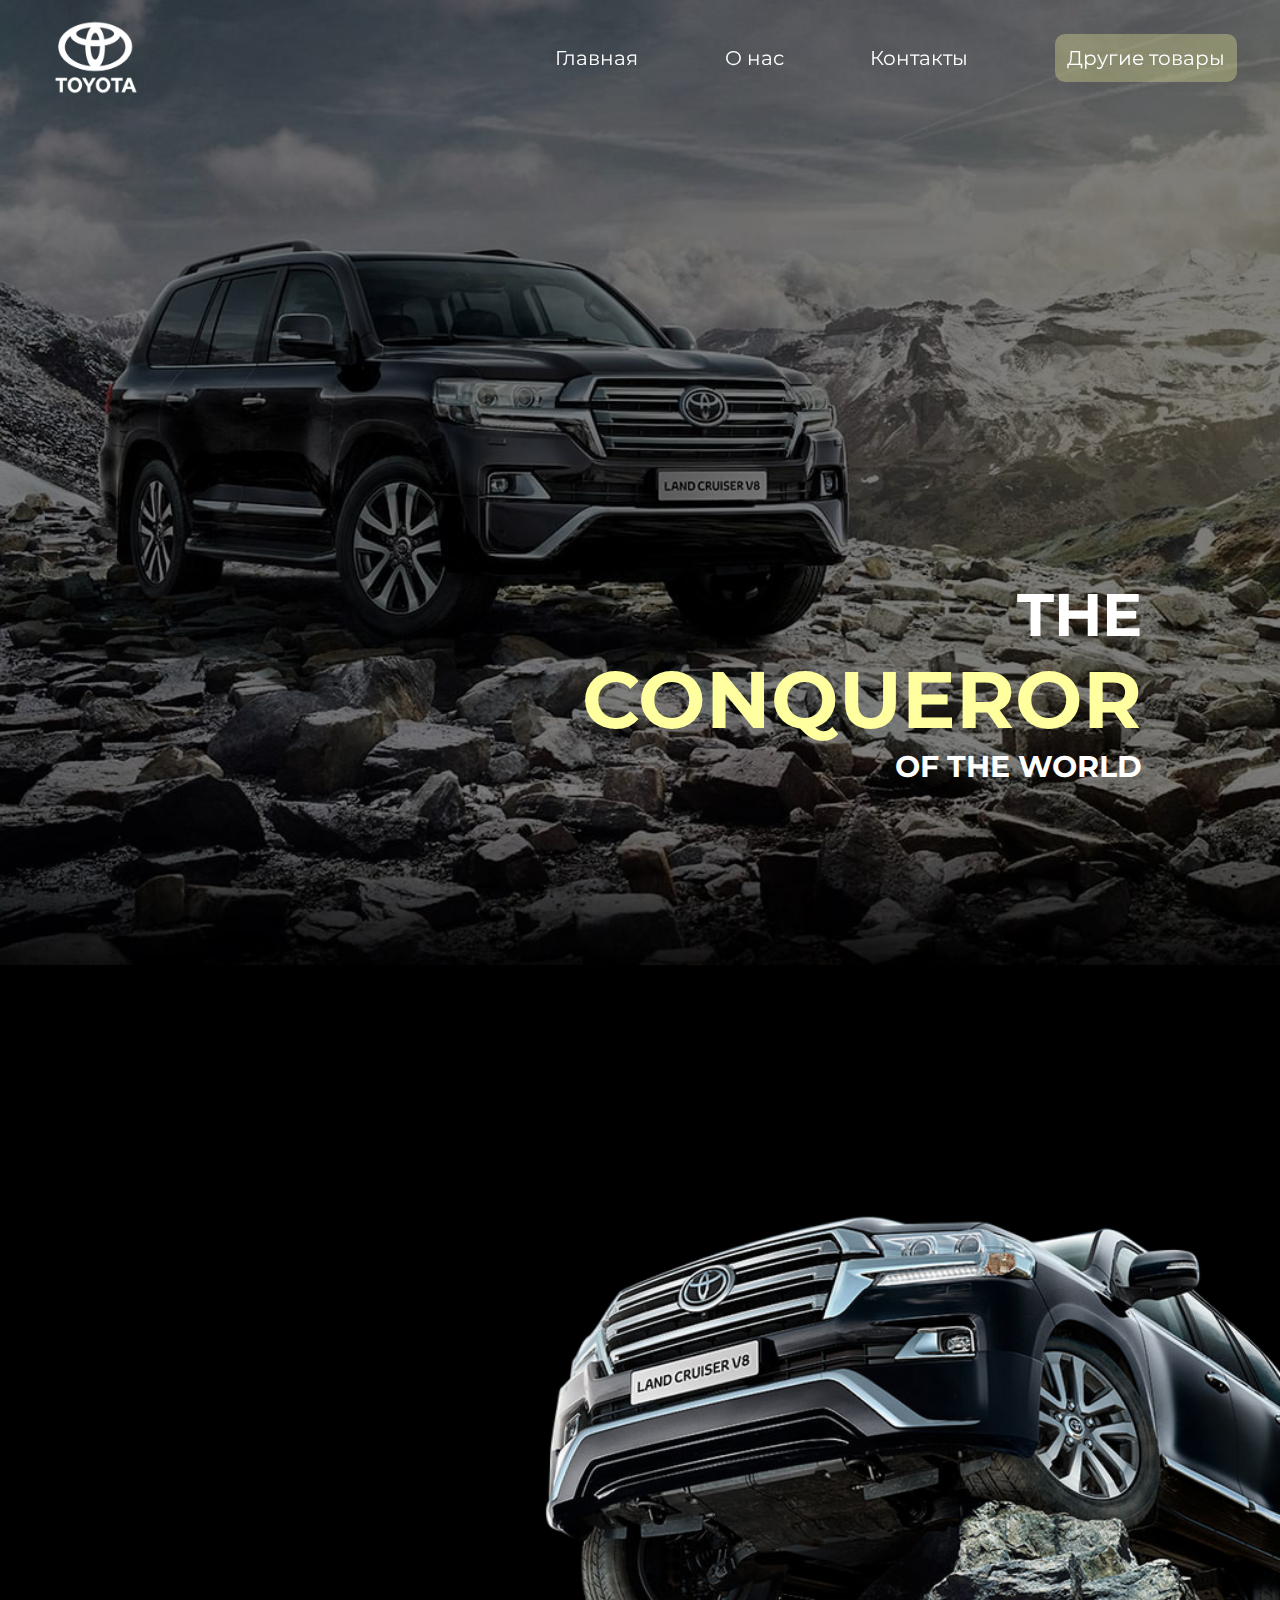
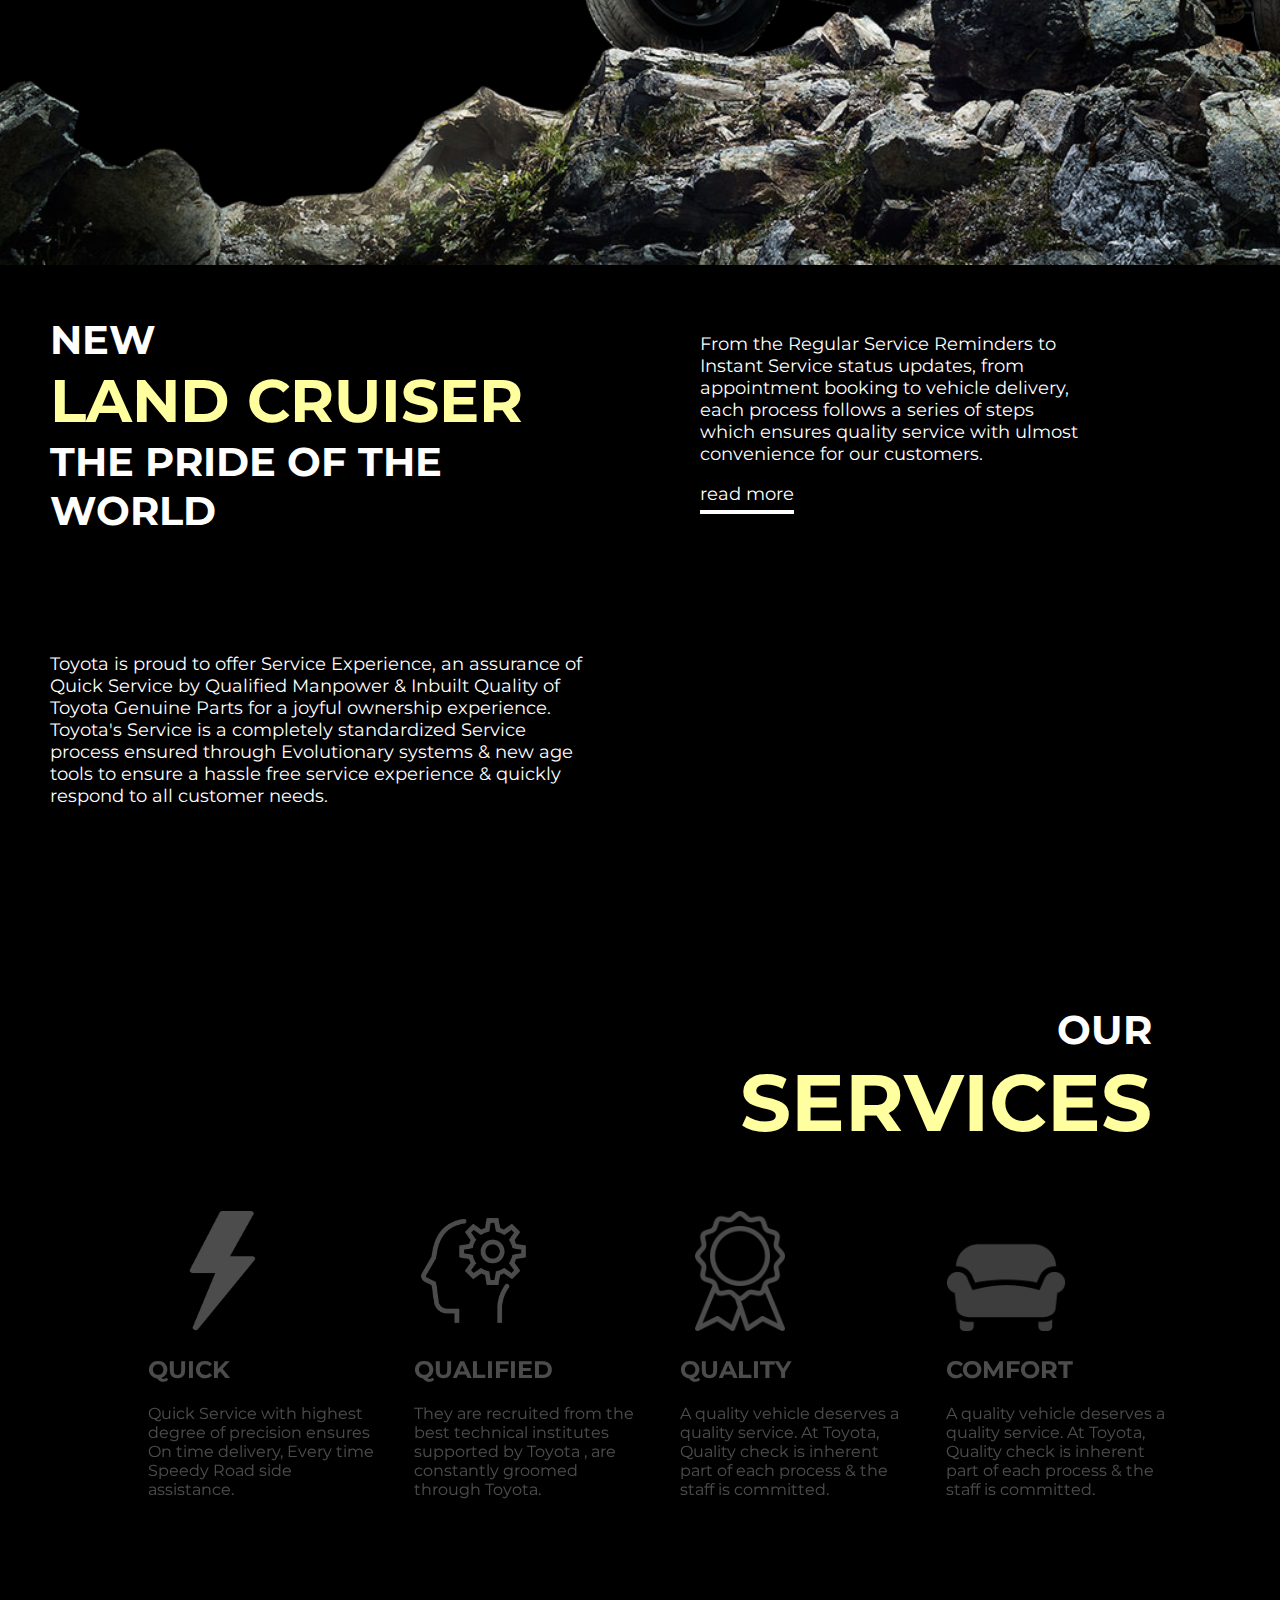
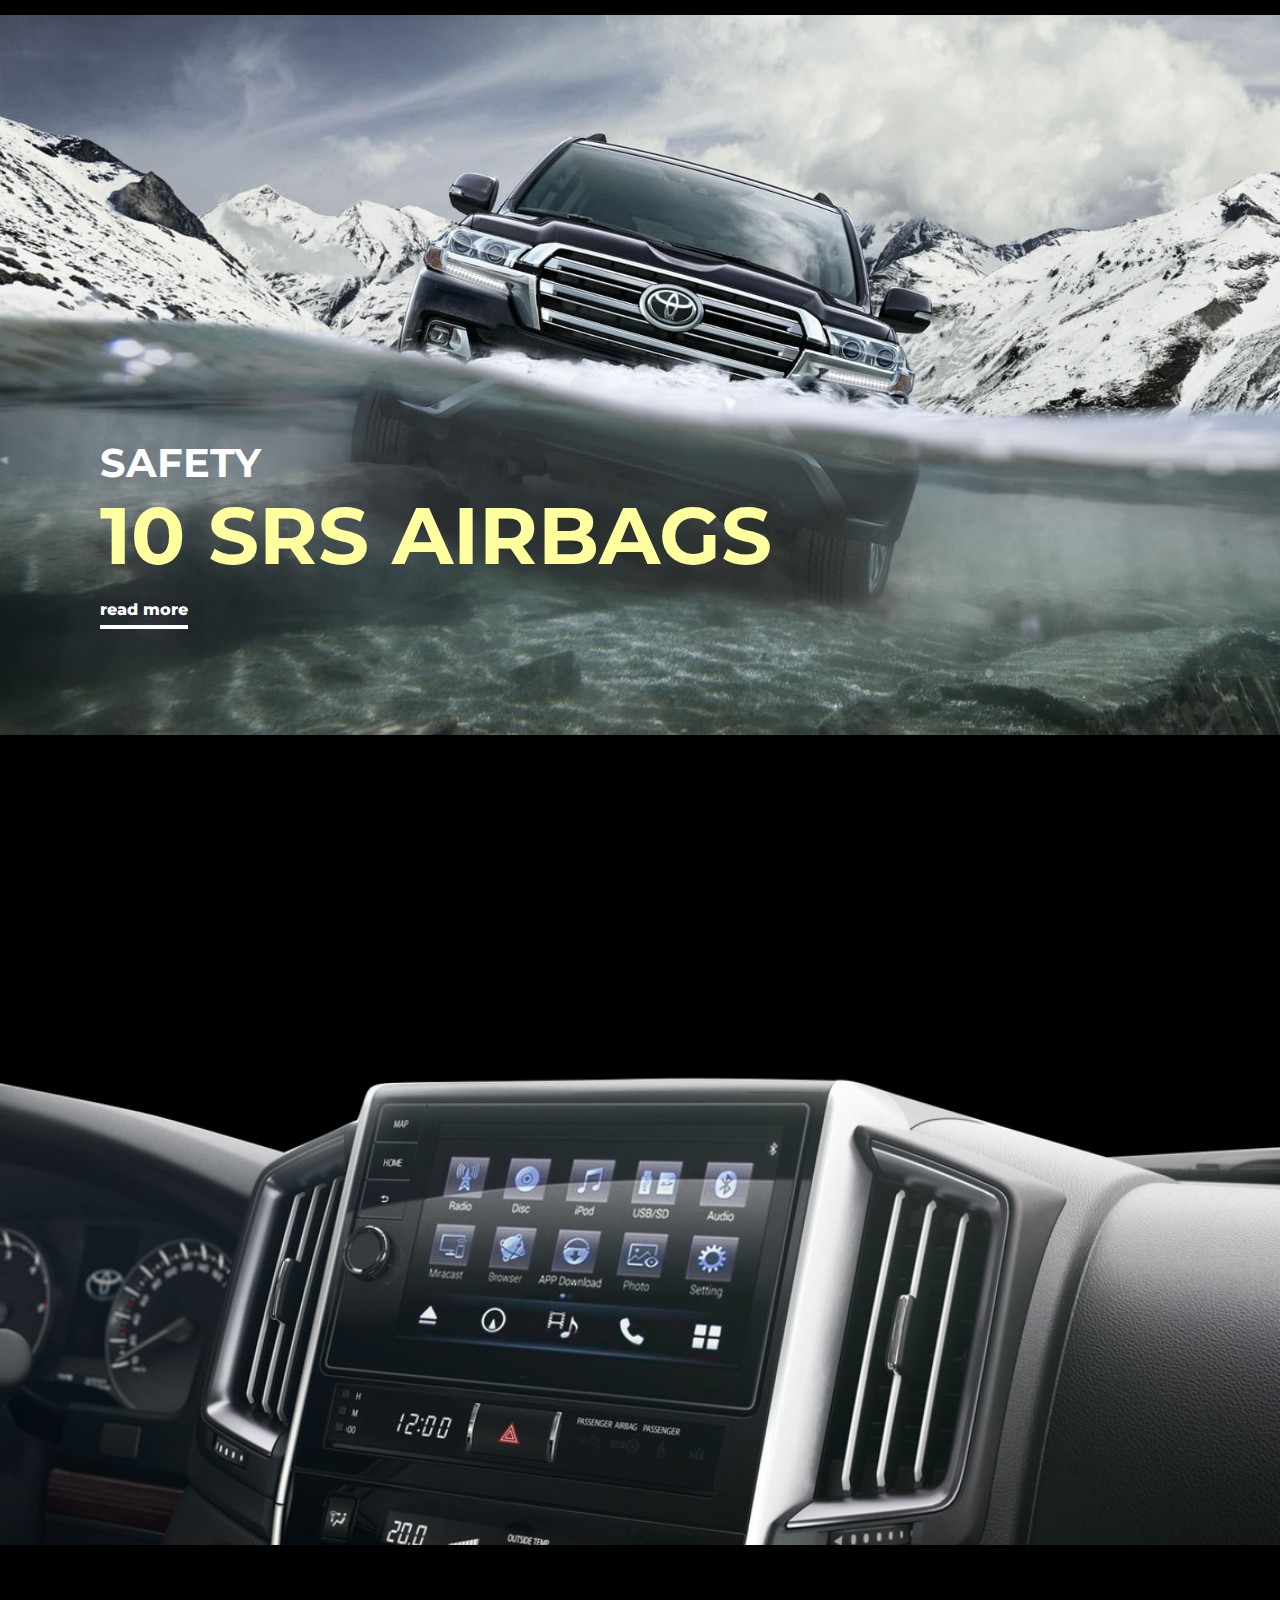
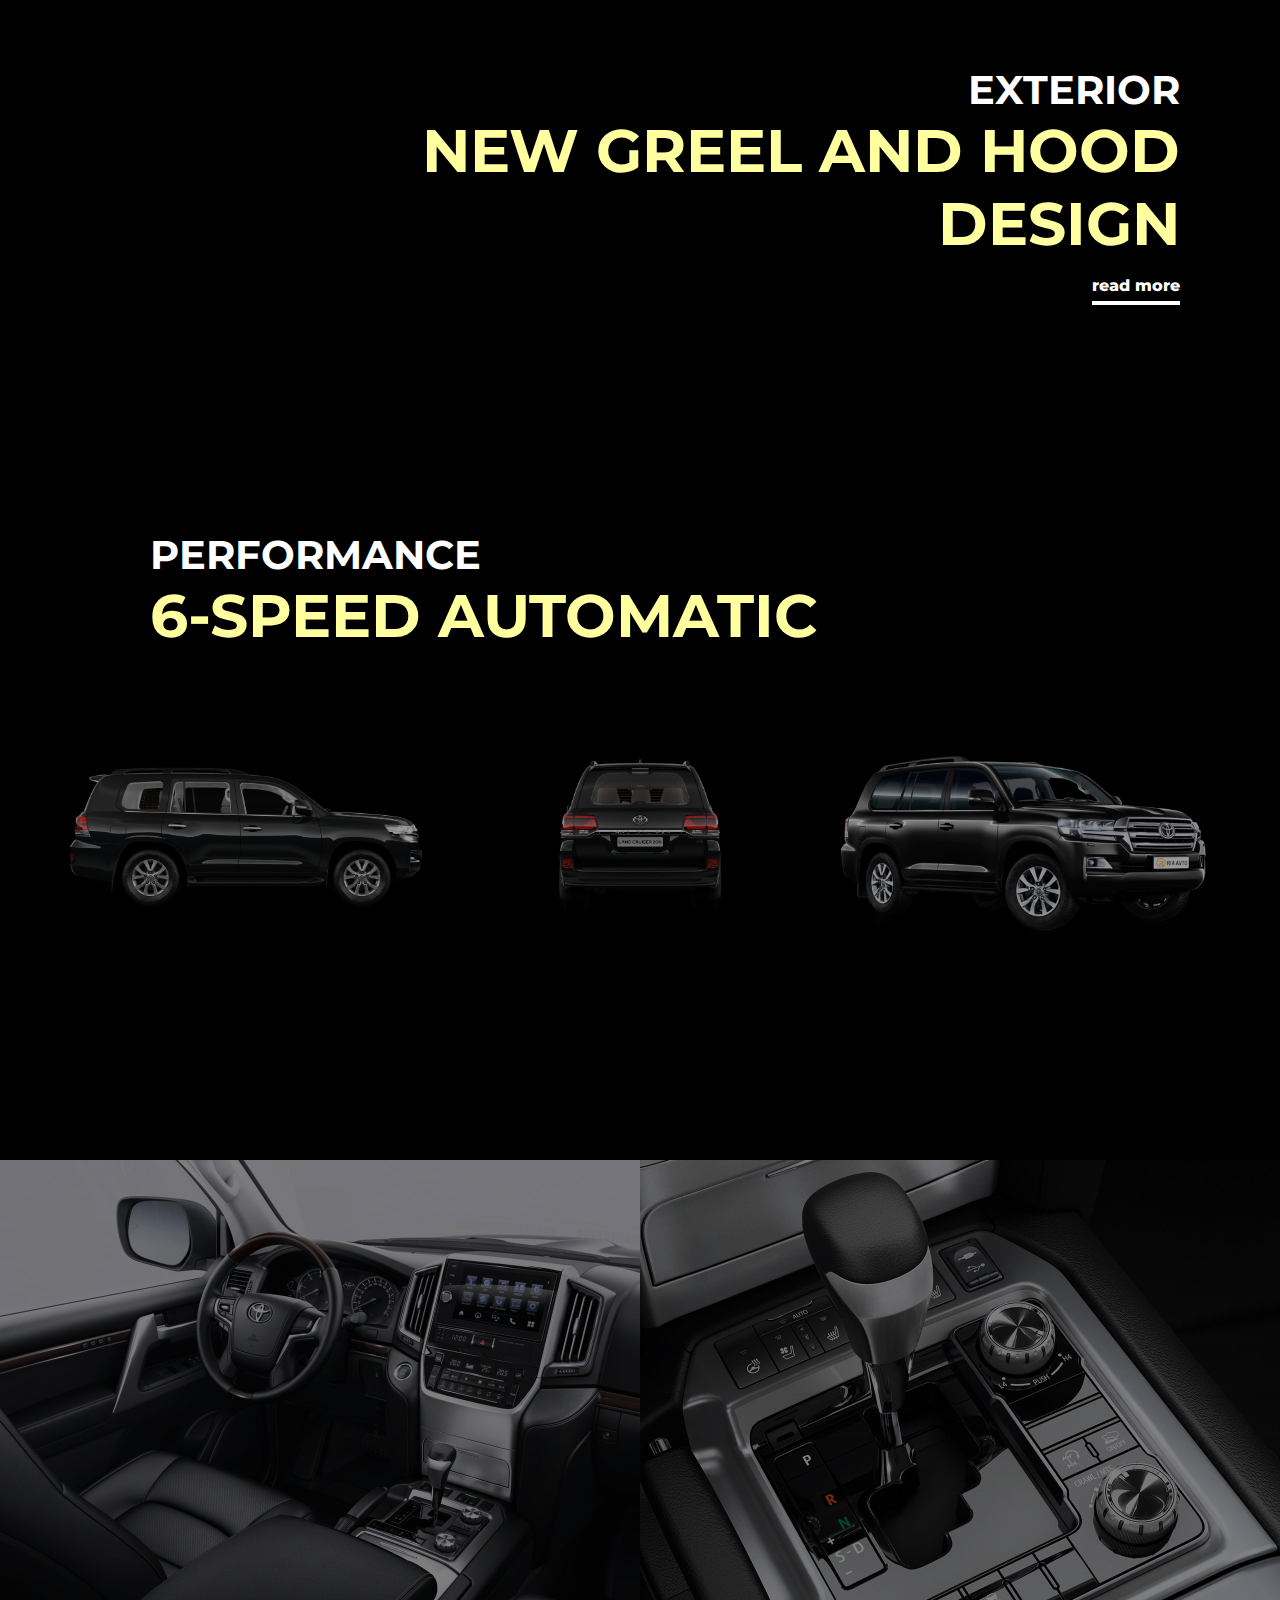
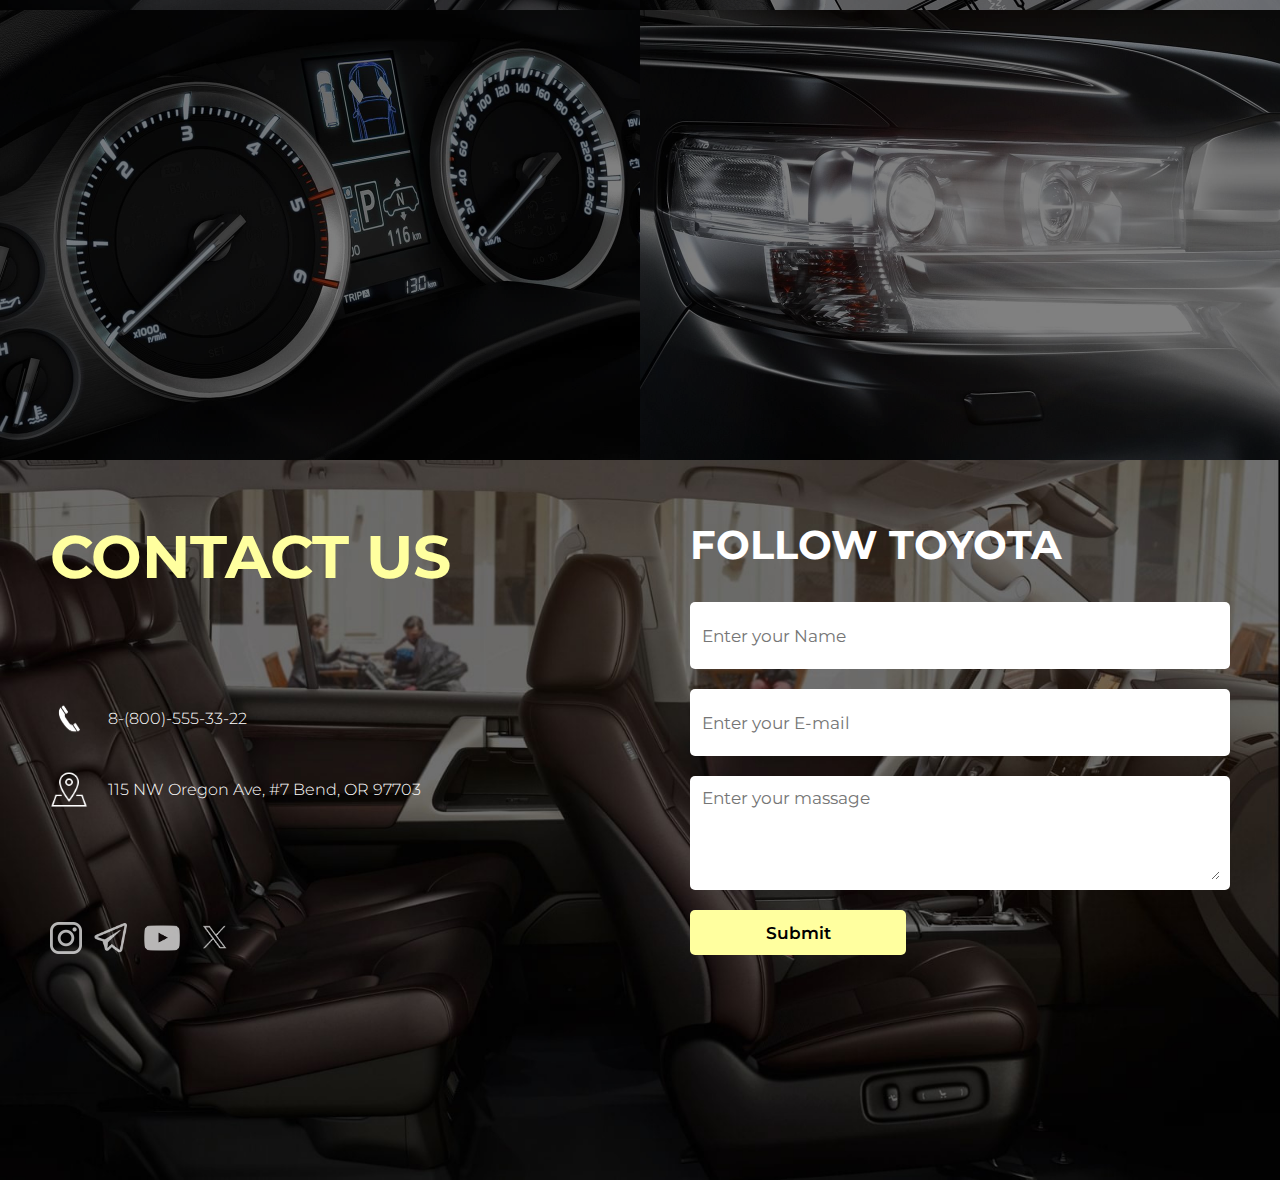
<file: index.html>
<!DOCTYPE html>
<html lang="en">
<head>
    <meta charset="UTF-8">
    <meta name="viewport" content="width=device-width, initial-scale=1.0">
    <link rel="stylesheet" href="css/style.css">
    <link rel="stylesheet" href="css/netbook.css">
    <link rel="stylesheet" href="css/1024.css">
    <link rel="stylesheet" href="css/768.css">
    <title>Курсовая</title>
</head>
<body>
    <header>
        <nav class="menu">
            <a  class="menu__logo-link" href=""><img class="menu__logo" src="img/toyota-logo.png" alt=""></a>
            <ul class="navigation">
                <li class="navigation__item">
                    <a href="#main" class="navigation__item-link"><p class="navigation__item-name">Главная</p></a>
                </li>
                <li class="navigation__item">
                    <a href="#service" class="navigation__item-link"><p class="navigation__item-name">О нас</p></a>
                </li>
                <li class="navigation__item">
                    <a href="contacts.html" class="navigation__item-link"><p class="navigation__item-name">Контакты</p></a>
                </li>
                <li class="navigation__item products">
                    <a href="products.html" class="navigation__item-link products__link"><p class="navigation__item-name">Другие товары</p></a>
                </li>
            </ul>
        </nav>
    </header>
    <main>
        <a href="#main"><div class="back-button hidden" id="back-button"><img class="back-button__img" src="img/up-arrow.png" alt=""></div></a>
        <section class="conqueror" id="main">
            <div class="conqueror-block">
                <div class="conqueror__line">
                    <!-- <hr class="conqueror__line-hr"> -->
                    <h2 class="conqueror__line-text">THE</h2>
                </div>
                <h2 class="conqueror__text1">CONQUEROR</h2>
                <h2 class="conqueror__text2">OF THE WORLD</h2>
            </div>
        </section>
        <section class="empty-rock">

        </section>
        <section class="info">
            <div class="info__headline">
                <div class="info__headline-line">
                    <h2 class="info__headline-line-text">NEW</h2>
                    <!-- <hr class="info__headline-line-hr"> -->
                </div>
                <h2 class="info__headline-text1">LAND CRUISER</h2>
                <h2 class="info__headline-text2">THE PRIDE OF THE WORLD</h2>
            </div>
            <div class="info__first">
                <p class="info__first-text">From the Regular Service Reminders to Instant Service status updates, from appointment booking to vehicle delivery, each process follows a series of steps which ensures quality service with ulmost convenience for our customers.</p>
                <a href="https://www.toyota.ru/owners/service/maintenance" class="info__first-link"><p class="info__first-link-text">read more</p></a>
            </div>
            <div class="info__second">
                <p class="info__second-text">Toyota is proud to offer Service Experience, an assurance of Quick Service by Qualified Manpower & Inbuilt Quality of Toyota Genuine Parts for a joyful ownership experience. Toyota's Service is a completely standardized Service process ensured through Evolutionary systems & new age tools to ensure a hassle free service experience & quickly respond to all customer needs.</p>
            </div>
        </section>
        <section class="services" id="service">
            <div class="services__headline">
                <div class="services__headline-line">
                    <!-- <hr class="services__headline-line-hr"> -->
                    <h2 class="services__headline-line-text">OUR</h2>
                </div>
                <h2 class="services__headline-text1">SERVICES</h2>
            </div>
            <ul class="advantages">
                <li class="advantages__item">
                    <img class="advantages__item-img quick" src="img/lightning.png" alt="">
                    <h2 class="advantages__item-headline">QUICK</h2>
                    <p class="advantages__item-text">Quick Service with highest degree of precision ensures On time delivery, Every time Speedy Road side assistance.</p>
                </li>
                <li class="advantages__item">
                    <img class="advantages__item-img qualified" src="img/qualified.png" alt="">
                    <h2 class="advantages__item-headline">QUALIFIED</h2>
                    <p class="advantages__item-text">They are recruited from the best technical institutes supported by Toyota , are constantly groomed through Toyota.</p>
                </li>
                <li class="advantages__item">
                    <img class="advantages__item-img quality" src="img/quality.png" alt="">
                    <h2 class="advantages__item-headline">QUALITY</h2>
                    <p class="advantages__item-text">A quality vehicle deserves a quality service. At Toyota, Quality check is inherent part of each process & the staff is committed.</p>
                </li>
                <li class="advantages__item">
                    <img class="advantages__item-img comfort" src="img/comfort.png" alt="">
                    <h2 class="advantages__item-headline">COMFORT</h2>
                    <p class="advantages__item-text">A quality vehicle deserves a quality service. At Toyota, Quality check is inherent part of each process & the staff is committed.</p>
                </li>
            </ul>
        </section>
        <section class="arctic">
            <div class="arctic__info">
                <div class="arctic__line">
                    <h2 class="arctic__line-headline">SAFETY</h2>
                    <!-- <hr class="arctic__line-hr"> -->
                </div>
                <h2 class="arctic__text1">10 SRS AIRBAGS</h2>
                <a href="https://toyotacamry.ru/doccamry/v40/repair2/html/contents/rm000000xfc011x.html#:~:text=%D0%A1%D0%B8%D1%81%D1%82%D0%B5%D0%BC%D0%B0%20SRS%20%D0%BE%D1%86%D0%B5%D0%BD%D0%B8%D0%B2%D0%B0%D0%B5%D1%82%20%D1%81%D0%B8%D0%BB%D1%83%20%D1%83%D0%B4%D0%B0%D1%80%D0%B0,%D0%B1%D0%B5%D0%B7%D0%BE%D0%BF%D0%B0%D1%81%D0%BD%D0%BE%D1%81%D1%82%D0%B8%20%D0%B8%20%D0%BF%D1%80%D0%B5%D0%B4%D0%BD%D0%B0%D1%82%D1%8F%D0%B6%D0%B8%D1%82%D0%B5%D0%BB%D1%8F%D0%BC%D0%B8%20%D1%80%D0%B5%D0%BC%D0%BD%D0%B5%D0%B9%20%D0%B1%D0%B5%D0%B7%D0%BE%D0%BF%D0%B0%D1%81%D0%BD%D0%BE%D1%81%D1%82%D0%B8." class="arctic__link"><p class="arctic__link-text">read more</p></a>
            </div>
        </section>
        <section class="panel">

        </section>
        <section class="grille">
            <div class="grille__info">
                <div class="grille__line">
                    <!-- <hr class="grille__line-hr"> -->
                    <h2 class="grille__line-headline">EXTERIOR</h2>
                </div>
                <h2 class="grille__text1">NEW GREEL AND HOOD DESIGN</h2>
                <a href="https://landcruiser200.ru/reshetka-radiatora-executive-lounge-dizayn-2021-toyota-land-cruiser-200-2016-2021/" class="grille__link"><p class="grille__link-text">read more</p></a>
            </div>
        </section>
        <section class="view">
            <div class="view__text">
                <div class="view__text-line">
                    <h2 class="view__text-line-headline">PERFORMANCE</h2>
                    <!-- <hr class="view__text-line-hr"> -->
                </div>
                <h2 class="view__text-text1">6-SPEED AUTOMATIC</h2>
            </div>
            <div class="view__photos">
                <img class="view__photos-img" src="img/view-right.png" alt="">
                <img class="view__photos-img" src="img/view-back.png" alt="">
                <img class="view__photos-img" src="img/view-profile.png" alt="">
            </div>
        </section>
        <section class="photos">
            <img class="photos-img" src="img/photo-1.jpg" alt="">
            <img class="photos-img"  src="img/photo-2.jpg" alt="">
            <img class="photos-img"  src="img/photo-3.jpg" alt="">
            <img class="photos-img"  src="img/photo-4.jpg" alt="">
        </section>
    </main>
    <footer>
        <div class="left-block">
            <h2 class="left-block__headline">CONTACT US</h2>
            <ul class="contacts" id="contacts">
                <li class="contacts__item">
                    <img class="contacts__item-img" src="img/phone.png" alt="">
                    <p class="contacts__item-phone">8-(800)-555-33-22</p>
                </li>
                <li class="contacts__item">
                    <img class="contacts__item-img" src="img/address.png" alt="">
                    <p class="contacts__item-address">115 NW Oregon Ave, #7 Bend, OR 97703</p>
                </li>
            </ul>
            <div class="social">
                <a href="https://www.instagram.com/toyotarussia/" class="social__link"><img class="social__img inst" src="img/inst.png" alt=""></a>
                <a href="https://t.me/s/toyotarussian?before=563" class="social__link"><img class="social__img telegram" src="img/telegram.png" alt=""></a>
                <a href="https://www.youtube.com/user/toyotarussia" class="social__link"><img class="social__img youtube" src="img/youtube.png" alt=""></a>
                <a href="https://twitter.com/toyotarus" class="social__link"><img class="social__img x" src="img/x.png" alt=""></a>
            </div>
        </div>
        <div class="right-block">
            <h2 class="right-block__headline">FOLLOW TOYOTA</h2>
            <form action="post" class="form-follow">
                <input class="form-follow__name" type="text" placeholder="Enter your Name">
                <input class="form-follow__email"  type="email" placeholder="Enter your E-mail">
                <textarea class="form-follow__text" name="" id="" placeholder="Enter your massage"></textarea>
                <button class="form-follow__button" type="submit">Submit</button>
            </form>
        </div>
    </footer>
    <script src="script.js"></script>
</body>
</html>
</file>
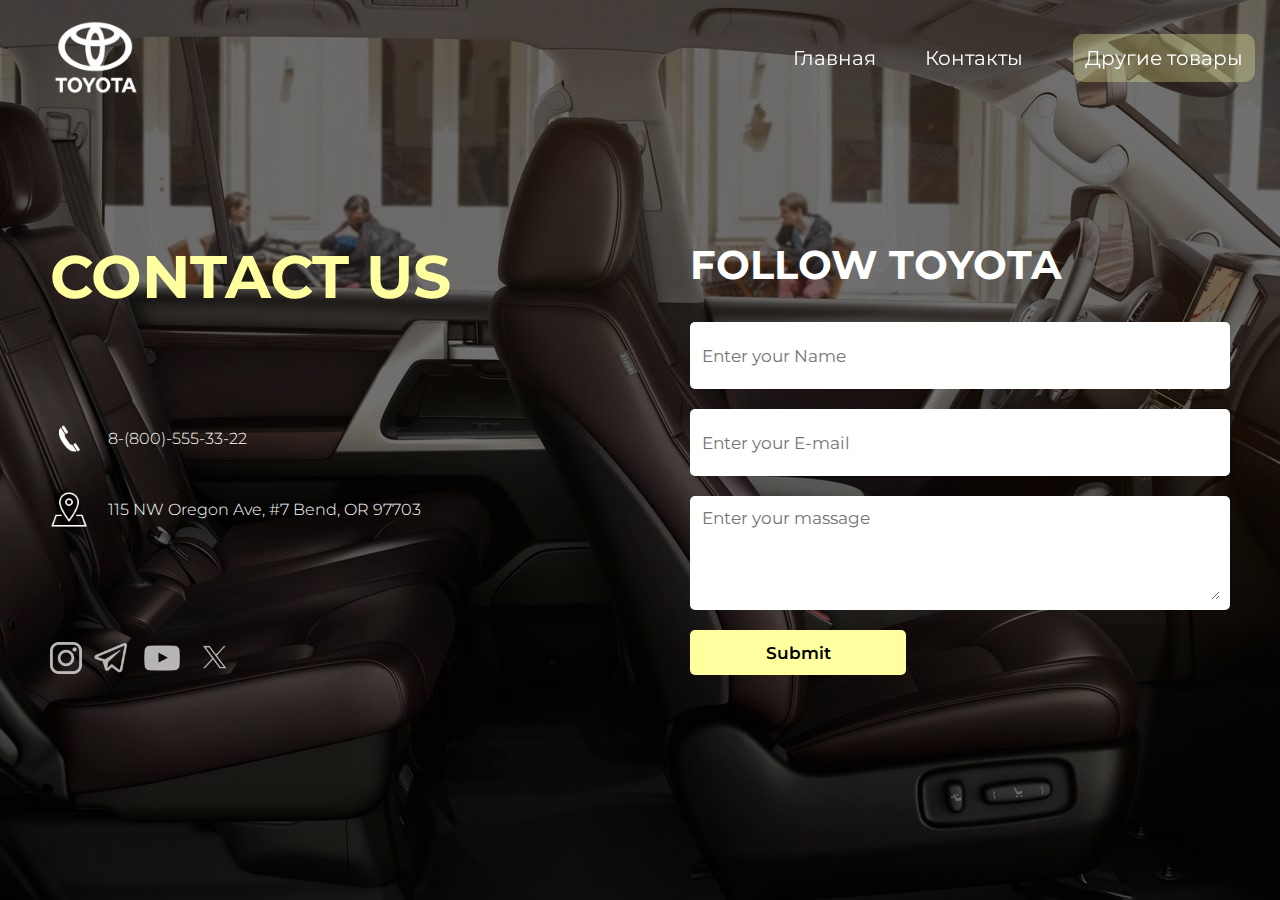
<file: contacts.html>
<!DOCTYPE html>
<html lang="en">
<head>
    <meta charset="UTF-8">
    <meta name="viewport" content="width=device-width, initial-scale=1.0">
    <link rel="stylesheet" href="css/contacts.css">
    <title>Контакты</title>
</head>
<body>
    <header>
        <nav class="menu">
            <a  class="menu__logo-link" href="index.html"><img class="menu__logo" src="img/toyota-logo.png" alt=""></a>
            <ul class="navigation">
                <li class="navigation__item">
                    <a href="index.html" class="navigation__item-link"><p class="navigation__item-name">Главная</p></a>
                </li>
                <li class="navigation__item">
                    <a href="contacts.html" class="navigation__item-link"><p class="navigation__item-name">Контакты</p></a>
                </li>
                <li class="navigation__item product">
                    <a href="products.html" class="navigation__item-link products__link"><p class="navigation__item-name">Другие товары</p></a>
                </li>
            </ul>
        </nav>
    </header>
    <footer>
        <div class="left-block">
            <h2 class="left-block__headline">CONTACT US</h2>
            <ul class="contacts" id="contacts">
                <li class="contacts__item">
                    <img class="contacts__item-img" src="img/phone.png" alt="">
                    <p class="contacts__item-phone">8-(800)-555-33-22</p>
                </li>
                <li class="contacts__item">
                    <img class="contacts__item-img" src="img/address.png" alt="">
                    <p class="contacts__item-address">115 NW Oregon Ave, #7 Bend, OR 97703</p>
                </li>
            </ul>
            <div class="social">
                <a href="https://www.instagram.com/toyotarussia/" class="social__link"><img class="social__img inst" src="img/inst.png" alt=""></a>
                <a href="https://t.me/s/toyotarussian?before=563" class="social__link"><img class="social__img telegram" src="img/telegram.png" alt=""></a>
                <a href="https://www.youtube.com/user/toyotarussia" class="social__link"><img class="social__img youtube" src="img/youtube.png" alt=""></a>
                <a href="https://twitter.com/toyotarus" class="social__link"><img class="social__img x" src="img/x.png" alt=""></a>
            </div>
        </div>
        <div class="right-block">
            <h2 class="right-block__headline">FOLLOW TOYOTA</h2>
            <form action="post" class="form-follow">
                <input class="form-follow__name" type="text" placeholder="Enter your Name">
                <input class="form-follow__email"  type="email" placeholder="Enter your E-mail">
                <textarea class="form-follow__text" name="" id="" placeholder="Enter your massage"></textarea>
                <button class="form-follow__button" type="submit">Submit</button>
            </form>
        </div>
    </footer>
</body>
</html>
</file>
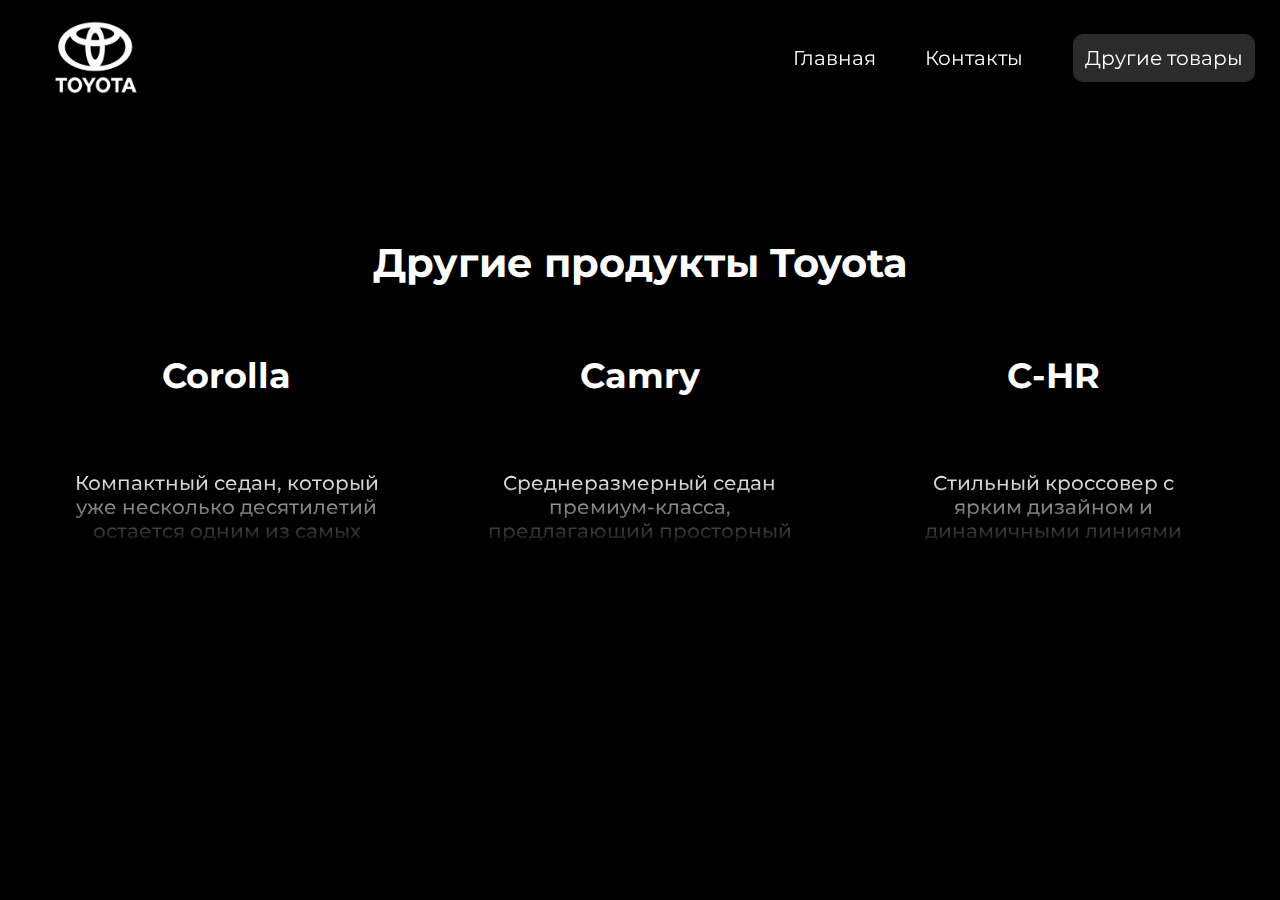
<file: products.html>
<!DOCTYPE html>
<html lang="en">
<head>
    <meta charset="UTF-8">
    <meta name="viewport" content="width=device-width, initial-scale=1.0">
    <link rel="stylesheet" href="css/style_products.css">
    <link rel="stylesheet" href="css/768_products.css">
    <title>Другие продукты</title>
</head>
<body>
    <header>
        <nav class="menu">
            <a  class="menu__logo-link" href="index.html"><img class="menu__logo" src="img/toyota-logo.png" alt=""></a>
            <ul class="navigation">
                <li class="navigation__item">
                    <a href="index.html" class="navigation__item-link"><p class="navigation__item-name">Главная</p></a>
                </li>
                <li class="navigation__item">
                    <a href="contacts.html" class="navigation__item-link"><p class="navigation__item-name">Контакты</p></a>
                </li>
                <li class="navigation__item product">
                    <a href="products.html" class="navigation__item-link products__link"><p class="navigation__item-name">Другие товары</p></a>
                </li>
            </ul>
        </nav>
    </header>
    <main>
        <section class="products">
            <h1 class="products__headline">Другие продукты Toyota</h1>
            <ul class="products-ul">
                <li class="products-ul__item" id="corolla">
                    <h2 class="products-ul__headline">Corolla</h2>
                    <a href="contacts.html" class="products-ul__link">
                        <button class="products-ul__button">Подробнее</button>
                    </a>
                    <p class="products-ul__text">Компактный седан, который уже несколько десятилетий остается одним из самых популярных автомобилей.</p>
                </li>
                <li class="products-ul__item" id="camry">
                    <h2 class="products-ul__headline">Camry</h2>
                    <a href="contacts.html" class="products-ul__link">
                        <button class="products-ul__button">Подробнее</button>
                    </a>
                    <p class="products-ul__text">Среднеразмерный седан премиум-класса, предлагающий просторный салон, плавную езду.</p>
                </li>
                <li class="products-ul__item" id="juke">
                    <h2 class="products-ul__headline">C-HR</h2>
                    <a href="contacts.html" class="products-ul__link">
                        <button class="products-ul__button">Подробнее</button>
                    </a>
                    <p class="products-ul__text">Стильный кроссовер с ярким дизайном и динамичными линиями кузова.</p>
                </li>
            </ul>
        </section>
    </main>
</body>
</html>
</file>
<file: css/style.css>
@import url('https://fonts.googleapis.com/css2?family=Montserrat:ital,wght@0,100..900;1,100..900&display=swap');

body, html {
    padding: 0;
    margin: 0;
    background-color: #000;
    color: #fff;
    scroll-behavior: smooth;
    overflow-x: hidden;
}

::-webkit-scrollbar {
    width: 0;
}
  
header {
    position: fixed;
    z-index: 999;
    left: 0;
    top: 0;
    width: 100%;
    background-color: transparent;
    padding: 20px 0;
}

main {
    position: relative;
    margin-top: -115px;
}

nav {
    display: flex;
    flex-direction: row;
    flex-wrap: wrap;
    justify-content: space-between;
    align-items: center;
    font-family: 'Montserrat', 'sans-serif';
    font-weight: 400;
}

li {
    list-style-type: none;
}

hr {
    height: 10px;
    margin: 0;
    background-color: #fff;
    border: none;
}

.back-button {
    position: fixed;
    top: 0;
    left: 0;
    width: 70px;
    height: 70px;
    left: 92%;
    top: 50vh;
    border-radius: 50%;
    z-index: 1;

    background-color: rgba(255, 255, 255, 0.2);
    transition: 1s ease;

    display: flex;
    flex-direction: column;
    flex-wrap: nowrap;
    justify-content: center;
    align-items: center;
}

.back-button:hover {
    background-color: rgba(255, 255, 255, 0.5);
}

.hidden {
    animation: opacity-invert 1s linear 1;
    opacity: 0;
}

.visible {
    display: block !important;
    animation: opacity 1s linear 1;
}

.back-button__img {
    width: 70px;
    height: 70px;
    filter: opacity(0.5);
    transition: 1s ease;
}

.back-button:hover .back-button__img {
    filter: opacity(0.8);
}

.menu__logo {
    width: 100px;
    height: 75px;
    filter: invert(1);
}

.menu__logo-link {
    width: 15%;
    display: flex;
    flex-wrap: wrap;
    align-items: center;
    justify-content: center;
}

.navigation {
    display: flex;
    flex-direction: row;
    flex-wrap: wrap;
    align-items: center;
    justify-content: space-around;
    padding: 0;
    margin: 0;
    width: 40%;
}

.navigation__item {
    font-size: 20px;
    margin: 0 20px;
}

.navigation__item-link {
    text-decoration: none;
    color: #fff;
    transition: 0.3s ease;
}

.navigation__item-link:hover {
    color: rgb(242, 255, 124);
}

.navigation__item-name {
    transition: 0.3s ease;
}

.navigation__item-link:hover .navigation__item-name {
    text-shadow: 0 0 20px rgba(242, 255, 124, 0.304);
}

.products {
    background-color: rgba(255, 255, 159, 0.3);
    border-radius: 10px;
    transition: 0.5s linear;
}

.products p {
    margin: 12px;
    transition: 0.5s linear;
}

.products:hover p {
    color: #000;
}

.products:hover {
    background-color: #ffff50;
}

.conqueror {
    background-image: url(../img/start.jpg);
    background-repeat: no-repeat;
    background-size: cover;
    background-position: center;
    min-height: 120vh;
    font-family: 'Montserrat', 'sans-serif';
    font-weight: 800;
    color: #fff;

    display: flex;
    flex-direction: row;
    align-items: end;
    justify-content: center;

    animation: opacity 1s linear 1;
    transition: transform 3s ease;
    transform-origin: center center; 
}

.conqueror:hover {
    transform: scale(1.03);
}

.conqueror-block {
    display: flex;
    flex-direction: column;
    align-items: end;

    width: 80%;
    margin-bottom: 20vh;
    margin-right: 20px;
    animation: conqueror-text 3s 1 ease;
    transition: 2s ease;
}

.conqueror-block:hover {
    transform: scale(1.03);
}

.conqueror-block:hover .conqueror__text1 {
    color: rgb(255, 255, 80);
}

.conqueror__line {
    display: flex;
    flex-direction: row;
    font-size: 40px;
    align-items: center;
    justify-content: end;
    width: 100%;
    padding: 0;
}

.conqueror__line-text {
    margin: 0;
}

.conqueror__text1 {
    position: relative;
    margin: 0;
    font-size: 80px;
    color: rgb(255, 255, 159);
    width: 100%;
    text-align: right;

    transition: 2s ease;
}

.conqueror__text2 {
    margin: 0;
    font-size: 30px;
    width: 100%;
    text-align: right;
}

.empty-rock {
    background-image: url(../img/rock.png);
    background-repeat: no-repeat;
    background-size: cover;
    background-position: center;
    min-height: 100vh;

    animation: opacity 1s linear 1;
    transition: transform 3s ease;
    transform-origin: center center; 
}

.empty-rock:hover {
    transform: scale(1.03);
}

.info {
    display: grid;
    grid-template-columns: 1fr 1fr;
    grid-template-rows: 1fr 1fr;
    gap: 20px;

    height: 80vh;
    font-family: 'Montserrat', 'sans-serif';
    font-weight: 800;
    color: #fff;

    animation: info-text 3s ease 1;
    transition: 3s ease;
}

.info:hover {
    transform: scale(1.03);
}

.info__headline {
    margin: 50px 50px;
    transition: 3s ease;
}

/* .info__headline:hover {
    transform: scale(1.03);
} */

.info__headline:hover .info__headline-text1 {
    color: rgb(255, 255, 80);
}

.info__headline-line-text {
    font-size: 40px;
    margin: 0;
}

.info__headline-text1 {
    font-size: 80px;
    margin: 0;
    color: rgb(255, 255, 159);
    transition: 2s ease;
}

.info__headline-text2 {
    font-size: 40px;
    margin: 0;
}

.info__first {
    margin: 50px;
    width: 60%;
    font-weight: 400;
    font-size: 18px;
    transition: 3s ease;
}

/* .info__first:hover {
    transform: scale(1.03);
} */

.info__second {
    margin: 0 50px;
    width: 85%;
    font-size: 18px;
    font-weight: 400;
    transition: 2s ease;
}

/* .info__second:hover {
    transform: scale(1.03);
} */

.info__first-link {
    color: #fff;
    text-decoration-thickness: 4px;
    padding-bottom: 5px;
    text-underline-offset: 10px;

    transition: 1s ease;
}

.info__first-link:hover {
    text-decoration-color: rgb(255, 255, 159);
}

.services {
    height: 70vh;
    font-family: 'Montserrat', 'sans-serif';
    font-weight: 800;
    color: #fff;

    text-align: right;
    animation: conqueror-text 3s ease 1;
    transition: 3s ease;


    display: grid;
    grid-template-columns: auto;
    grid-template-rows: 1fr 2fr;
}

.services:hover {
    transform: scale(1.03);
}

.services__headline {
    width: 80%;
    padding: 20px;
    justify-self: center;
    transition: 3s ease;
}

.services__headline:hover {
    transform: scale(1.03);
}

.services__headline-line-text {
    font-size: 40px;
    margin: 0;
}

.services__headline-text1 {
    font-size: 80px;
    margin: 0;
    color: rgb(255, 255, 159);
    transition: 2s ease;
}

.services__headline-text1:hover {
    color: rgb(255, 255, 80);
}

.advantages {
    display: grid;
    grid-template-columns: repeat(4, 1fr);
    grid-template-rows: 1fr;
    gap: 40px;

    justify-self: center;
    width: 80%;
    text-align: left;

    transition: 3s ease;
}

.advantages:hover {
    transform: scale(1.03);
}

.advantages__item-img {
    width: 150px;
    height: 120px;
    filter: invert(1);
    justify-self: center;
    
    transition: 2s ease;
}

.advantages__item {
    filter: brightness(0.3);
    transition: 1s ease;
}

.advantages__item:hover {
    filter: brightness(1);
}

.qualified, .quality, .comfort {
    width: 120px;
    height: 120px;
}

.comfort {
    height: 120px;
}

.advantages__item-text {
    font-weight: 400;
}

.arctic {
    background-image: url(../img/arctic.jpg);
    background-repeat: no-repeat;
    background-size: cover;
    background-position: center;
    min-height: 80vh;

    display: flex;
    flex-direction: column;
    flex-wrap: wrap;
    align-items: left;
    justify-content: end;

    font-family: 'Montserrat', 'sans-serif';
    font-weight: 800;
    color: #fff;
    
    animation: opacity 1s linear 1;
    transition: transform 3s ease;
    transform-origin: center center; 
}

.arctic:hover {
    transform: scale(1.03);
}

.arctic__info {
    margin-left: 150px;
    margin-bottom: 100px;
    animation: conqueror-text 3s ease 1;
    width: 45%;

    transition: 2s ease;
}

.arctic__info:hover {
    transform: scale(1.03);
}

.arctic__info:hover .arctic__text1 {
    color: rgb(255, 255, 80);
}

.arctic__line-headline {
    font-size: 40px;
    margin: 0;
}

.arctic__text1 {
    font-size: 80px;
    color: rgb(255, 255, 159);
    margin: 0;

    transition: 2s ease;
}

.arctic__link {
    color: #fff;
    margin: 0;
    text-decoration-thickness: 4px;
    padding-bottom: 5px;
    text-underline-offset: 10px;

    transition: 2s ease;
}

.arctic__link:hover {
    text-decoration-color: rgb(255, 255, 102);
}

.panel {
    background-image: url(../img/panel.png);
    background-repeat: no-repeat;
    background-size: cover;
    background-position: center;
    min-height: 60vh;
        
    animation: opacity 1s linear 1;
    transition: transform 3s ease;
    transform-origin: center center;

    margin-top: 30vh;
}

.panel:hover {
    transform: scale(1.03);
}

.grille {
    display: flex;
    flex-direction: column;
    flex-wrap: wrap;
    align-items: end;
    justify-content: start;
    text-align: right;

    min-height: 50vh;
    margin-top: 5vh;

    font-family: 'Montserrat', 'sans-serif';
    font-weight: 800;
    color: #fff;
    
    animation: opacity 1s linear 1;
    transition: 2s ease;
}

.grille:hover {
    transform: scale(1.03);
}

.grille:hover .grille__text1 {
    color: rgb(255, 255, 80);
}

.grille__info {
    margin-right: 150px;
    margin-top: 100px;
    width: 40%;

}

.grille__line-headline {
    font-size: 40px;
    margin: 0;
}

.grille__text1 {
    font-size: 60px;
    margin: 0;
    color: rgb(255, 255, 159);

    transition: 2s ease;
}

.grille__link {
    color: #fff;
    margin: 0;
    text-decoration-thickness: 4px;
    padding-bottom: 5px;
    text-underline-offset: 10px;

    transition: 2s ease;
}

.grille__link:hover {
    text-decoration-color: rgb(255, 255, 102);
}

.view {
    display: flex;
    flex-direction: column;
    flex-wrap: wrap;
    align-items: center;
    justify-content: start;

    min-height: 70vh;
    margin-top: 15vh;

    font-family: 'Montserrat', 'sans-serif';
    font-weight: 800;
    color: #fff;
    
    animation: opacity 1s linear 1;
    transition: 3s ease;
}

.view:hover {
    transform: scale(1.03);
}

.view__text {
    width: 100%;
    margin-bottom: 10vh;

    transition: 2s ease;
}

.view__text:hover {
    transform: scale(1.03);
}

.view__text:hover .view__text-text1 {
    color: rgb(255, 255, 80);
}

.view__text-line-headline {
    font-size: 40px;
    margin: 0;
    margin-left: 150px;
}

.view__text-text1 {
    font-size: 60px;
    margin: 0;
    margin-left: 150px;
    color: rgb(255, 255, 159);

    transition: 2s ease;
}

.view__photos {
    display: flex;
    flex-direction: row;
    flex-wrap: wrap;
    align-items: center;
    justify-content: center;

    width: 100%;
}

.view__photos-img {
    width: 30%;
    height: 30%;
    filter: opacity(0.6);
    object-fit: cover;

    transition: 2s ease;
}

.view__photos-img:hover {
    filter: opacity(1);
}

.photos {
    width: 100%;
    height: 100vh;
    display: grid;
    grid-template-columns: 1fr 1fr;
    grid-template-rows: 1fr 1fr;
    gap: 0;

    animation: opacity 1s linear 1;
}

.photos-img {
    width: 100%;
    height: 100%;
    object-fit: cover;
    filter: opacity(0.5);

    transition: 2s ease;
}

.photos-img:hover {
    filter: opacity(0.8);
}

footer {
    background-image: url(../img/footer-photo.jpg);
    background-repeat: no-repeat;
    background-size: cover;
    background-position: center;
    min-height: 80vh;

    font-family: 'Montserrat', 'sans-serif';
    font-weight: 800;
    color: #fff;

    display: grid;
    grid-template-columns: 1fr 1fr;
    grid-template-rows: 1fr;
        
    animation: opacity 1s linear 1;
    transition: transform 3s ease;
    transform-origin: center center;
}

.left-block {
    padding: 50px;
}

.left-block__headline {
    font-size: 60px;
    color: rgb(255, 255, 159);
    margin-top: 10px;
}

.contacts {
    padding-left: 0;
    margin-top: 100px;
}

.contacts__item {
    display: flex;
    flex-direction: row;
    flex-wrap: nowrap;
    align-items: center;
    justify-content: left;
    font-weight: 300;

    margin-top: 20px;
}

.contacts__item-img {
    width: 7%;
    height: 7%;
    filter: invert(1);
}

.contacts__item-phone, .contacts__item-address {
    margin-left: 20px;
}

.social {
    display: flex;
    flex-direction: row;
    flex-wrap: wrap;
    align-items: center;
    margin-top: 100px;
}

.social__link {
    filter: opacity(0.7);
    transition: 0.6s ease;
}

.social__link:hover {
    filter: opacity(1);
}

.social__img {
    width: 40px;
    height: 40px;
    margin-right: 10px;
    filter: invert(1);
}

.inst {
    width: 32px;
    height: 32px;
}

.x {
    width: 45px;
    height: 45px;
}

.right-block {
    display: flex;
    flex-direction: column;
    flex-wrap: nowrap;
    padding: 50px;
}

.right-block__headline {
    font-size: 40px;
    margin-top: 10px;
}

.form-follow {
    display: flex;
    flex-direction: column;
    flex-wrap: nowrap;
}

.form-follow input {
    border: 10px solid transparent;
    border-radius: 5px;
    margin-bottom: 20px;
    height: 5vh;
    font-family: 'Montserrat', 'sans-serif';
    font-size: 17px;

    transition: 0.5s ease;
}

.form-follow input:focus, .form-follow textarea:focus {
    background-color: rgb(255, 255, 208);
}

.form-follow textarea {
    border-radius: 5px;
    border: 10px solid transparent;
    height: 10vh;
    font-family: 'Montserrat', 'sans-serif';
    font-size: 17px;

    transition: 0.5s ease;
}

.form-follow button {
    border: none;
    border-radius: 5px;
    height: 5vh;
    width: 40%;
    margin-top: 20px;
    background-color: rgb(255, 255, 159);
    color: #000;
    font-family: 'Montserrat', sans-serif;
    font-weight: 600;
    font-size: 17px;

    transition: 1s ease;
}

.form-follow button:hover {
    background-color: rgb(255, 255, 80);
    cursor: pointer;
}

.form-follow input:hover, .form-follow textarea:hover {
    box-shadow: 0px 0px 5px #fff;
}

.form-follow input:focus, .form-follow textarea:focus, .form-follow button:focus {
    outline: none;
}

@keyframes info-text {
    0% {
        opacity: 0;
        transform: translate(-3%, 0);
    }
    100% {
        opacity: 1;
        transform: translate(0, 0);
    }
}

@keyframes conqueror-text {
    0% {
        opacity: 0;
        transform: translate(5%, 0);
    }
    100% {
        transform: translate(0, 0);
        opacity: 1;
    }
}

@keyframes opacity {
    0% {
        opacity: 0;
    }
    100% {
        opacity: 1;
    }
}

@keyframes opacity-invert {
    0% {
        opacity: 1;
    }
    100% {
        opacity: 0;
    }
}
</file>
<file: css/netbook.css>
@media (max-width: 1368px) {
    .navigation {
        width: 60%;
    }

    .info__headline-text1 {
        font-size: 60px;
    }

    .arctic__info {
        width: 70%;
        margin-left: 100px;
        margin-bottom: 100px;
    }

    .grille__info {
        width: 60%;
        margin-top: 75px;
        margin-right: 100px;
    }

    .view {
        margin-top: 10vh;
    }
}
</file>
<file: css/1024.css>
@media (max-width: 1024px) {
    .back-button {
        width: 50px;
        height: 50px;
    }

    .back-button__img {
        width: 50px;
        height: 50px;
    }

    .navigation {
        width: 70%;
    }

    .navigation__item {
        margin: 0 10px;
    }

    .info {
        height: 70vh;
        margin-bottom: 0;
    }

    .services {
        min-height: 90vh;
        margin-bottom: 5vh;
        margin-top: 0vh;
        grid-template-rows: 1fr 4fr;
    }

    .advantages {
        grid-template-columns: 1fr 1fr;
        grid-template-rows: 1fr 1fr;
        gap: 10px;
    }

    .arctic__info {
        width: 80%;
        margin-left: 80px;
        margin-bottom: 80px;
    }

    .view {
        margin-top: 5vh;
        min-height: 55vh;
    }

    .view__text {
        width: 100%;
        text-align: left;
    }

    .view__text-line-headline {
        margin-left: 70px;
    }

    .view__text-text1 {
        margin-left: 70px;
    }

    .view__photos {
        flex-direction: column;
    }

    .view__photos-img {
        width: 70%;
    }

    .photos {
        height: 100vh;
        margin-top: 10vh;
    }

    .left-block__headline {
        font-size: 50px;
    }

    .contacts {
        margin-top: 50px;
    }

    .contacts__item {
        font-weight: 400;
        margin-top: 10px;
    }

    .social {
        margin-top: 50px;
    }

    footer {
        min-height: 60vh;
    }
}
</file>
<file: css/768.css>
@media (max-width: 768px) {

    .conqueror__line {
        font-size: 40px;
    }

    .conqueror__text1 {
        font-size: 60px;
    }

    .conqueror__text2 {
        font-size: 30px;
    }

    .info {
        height: 60vh;
        gap: 5px;
    }

    .info__headline-line-text {
        font-size: 25px;
    }

    .info__headline-text1 {
        font-size: 50px;
    }

    .info__headline-text2 {
        font-size: 25px;
    }

    .info__first, .info__second {
        font-size: 15px;
    }

    .services {
        margin-top: 10vh;
        min-height: 100vh;
    }

    .services__headline {
        padding: 5px;
    }

    .services__headline-line-text {
        font-size: 30px;
    }

    .services__headline-text1 {
        font-size: 60px;
    }

    .arctic__line-headline {
        font-size: 30px;
    }

    .arctic__text1 {
        font-size: 60px;
    }

    .grille {
        min-height: 40vh;
    }

    .grille__line-headline {
        font-size: 30px;
    }

    .grille__text1 {
        font-size: 40px;
    }

    .view {
        margin-top: 5vh;
    }

    .view__text-line-headline {
        font-size: 25px;
    }

    .view__text-text1 {
        font-size: 40px;
    }

    .left-block__headline {
        font-size: 35px;
    }

    .right-block__headline {
        font-size: 30px;
    }

    .form-follow input {
        height: 3vh;
    }

    .form-follow textarea {
        height: 8vh;
    }

    .form-follow button {
        width: 60%;
    }
}
</file>
<file: css/contacts.css>
@import url('https://fonts.googleapis.com/css2?family=Montserrat:ital,wght@0,100..900;1,100..900&display=swap');

body, html {
    padding: 0;
    margin: 0;
    background-color: #000;
    color: #fff;
    scroll-behavior: smooth;
    overflow-x: hidden;
}

::-webkit-scrollbar {
    width: 0;
}
  
header {
    position: fixed;
    z-index: 999;
    left: 0;
    top: 0;
    width: 100%;
    background-color: transparent;
    padding: 20px 0;
}

main {
    position: relative;
    margin-top: -115px;
}

nav {
    display: flex;
    flex-direction: row;
    flex-wrap: wrap;
    justify-content: space-between;
    align-items: center;
    font-family: 'Montserrat', 'sans-serif';
    font-weight: 400;
}

li {
    list-style-type: none;
}

hr {
    height: 10px;
    margin: 0;
    background-color: #fff;
    border: none;
}

.back-button {
    position: fixed;
    top: 0;
    left: 0;
    width: 70px;
    height: 70px;
    left: 92%;
    top: 50vh;
    border-radius: 50%;
    z-index: 1;

    background-color: rgba(255, 255, 255, 0.2);
    transition: 1s ease;

    display: flex;
    flex-direction: column;
    flex-wrap: nowrap;
    justify-content: center;
    align-items: center;
}

.back-button:hover {
    background-color: rgba(255, 255, 255, 0.5);
}

.hidden {
    animation: opacity-invert 1s linear 1;
    opacity: 0;
}

.visible {
    display: block !important;
    animation: opacity 1s linear 1;
}

.back-button__img {
    width: 70px;
    height: 70px;
    filter: opacity(0.5);
    transition: 1s ease;
}

.back-button:hover .back-button__img {
    filter: opacity(0.8);
}

.menu__logo {
    width: 100px;
    height: 75px;
    filter: invert(1);
}

.menu__logo-link {
    width: 15%;
    display: flex;
    flex-wrap: wrap;
    align-items: center;
    justify-content: center;
}

.navigation {
    display: flex;
    flex-direction: row;
    flex-wrap: wrap;
    align-items: center;
    justify-content: space-around;
    padding: 0;
    margin: 0;
    width: 40%;
}

.navigation__item {
    font-size: 20px;
    margin: 0 20px;
}

.navigation__item-link {
    text-decoration: none;
    color: #fff;
    transition: 0.3s ease;
}

.navigation__item-link:hover {
    color: rgb(242, 255, 124);
}

.navigation__item-name {
    transition: 0.3s ease;
}

.navigation__item-link:hover .navigation__item-name {
    text-shadow: 0 0 20px rgba(242, 255, 124, 0.304);
}

.product {
    background-color: rgba(255, 255, 159, 0.3);
    border-radius: 10px;
    transition: 0.5s linear;
}

.product p {
    margin: 12px;
    transition: 0.5s linear;
}

.product:hover p {
    color: #000;
}

.product:hover {
    background-color: rgb(255, 255, 80);
}

footer {
    background-image: url(../img/footer-photo.jpg);
    background-repeat: no-repeat;
    background-size: cover;
    background-position: center;
    min-height: 100vh;

    font-family: 'Montserrat', 'sans-serif';
    font-weight: 800;
    color: #fff;

    display: grid;
    grid-template-columns: 1fr 1fr;
    grid-template-rows: 1fr;
        
    animation: opacity 1s linear 1;
    transition: transform 3s ease;
    transform-origin: center center;
}

.left-block {
    padding: 50px;
    margin-top: 20vh;
}

.left-block__headline {
    font-size: 60px;
    color: rgb(255, 255, 159);
    margin-top: 10px;
}

.contacts {
    padding-left: 0;
    margin-top: 100px;
}

.contacts__item {
    display: flex;
    flex-direction: row;
    flex-wrap: nowrap;
    align-items: center;
    justify-content: left;
    font-weight: 300;

    margin-top: 20px;
}

.contacts__item-img {
    width: 7%;
    height: 7%;
    filter: invert(1);
}

.contacts__item-phone, .contacts__item-address {
    margin-left: 20px;
}

.social {
    display: flex;
    flex-direction: row;
    flex-wrap: wrap;
    align-items: center;
    margin-top: 100px;
}

.social__link {
    filter: opacity(0.7);
    transition: 0.6s ease;
}

.social__link:hover {
    filter: opacity(1);
}

.social__img {
    width: 40px;
    height: 40px;
    margin-right: 10px;
    filter: invert(1);
}

.inst {
    width: 32px;
    height: 32px;
}

.x {
    width: 45px;
    height: 45px;
}

.right-block {
    display: flex;
    flex-direction: column;
    flex-wrap: nowrap;
    padding: 50px;
    margin-top: 20vh;
}

.right-block__headline {
    font-size: 40px;
    margin-top: 10px;
}

.form-follow {
    display: flex;
    flex-direction: column;
    flex-wrap: nowrap;
}

.form-follow input {
    border: 10px solid transparent;
    border-radius: 5px;
    margin-bottom: 20px;
    height: 5vh;
    font-family: 'Montserrat', 'sans-serif';
    font-size: 17px;

    transition: 0.5s ease;
}

.form-follow input:focus, .form-follow textarea:focus {
    background-color: rgb(255, 255, 208);
}

.form-follow textarea {
    border-radius: 5px;
    border: 10px solid transparent;
    height: 10vh;
    font-family: 'Montserrat', 'sans-serif';
    font-size: 17px;

    transition: 0.5s ease;
}

.form-follow button {
    border: none;
    border-radius: 5px;
    height: 5vh;
    width: 40%;
    margin-top: 20px;
    background-color: rgb(255, 255, 159);
    color: #000;
    font-family: 'Montserrat', sans-serif;
    font-weight: 600;
    font-size: 17px;

    transition: 1s ease;
}

.form-follow button:hover {
    background-color: rgb(255, 255, 80);
    cursor: pointer;
}

.form-follow input:hover, .form-follow textarea:hover {
    box-shadow: 0px 0px 5px #fff;
}

.form-follow input:focus, .form-follow textarea:focus, .form-follow button:focus {
    outline: none;
}

@media(max-width: 1024px) {
    .left-block__headline {
        font-size: 50px;
    }

    .contacts {
        margin-top: 50px;
    }

    .contacts__item {
        font-weight: 400;
        margin-top: 10px;
    }

    .social {
        margin-top: 50px;
    }

    .left-block__headline {
        font-size: 35px;
    }

    .right-block__headline {
        font-size: 30px;
    }

    .form-follow input {
        height: 3vh;
    }

    .form-follow textarea {
        height: 8vh;
    }

    .form-follow button {
        width: 60%;
    }
}
</file>
<file: css/style_products.css>
@import url('https://fonts.googleapis.com/css2?family=Montserrat:ital,wght@0,100..900;1,100..900&display=swap');

body, html {
    padding: 0;
    margin: 0;
    background-color: #000;
    color: #fff;
    scroll-behavior: smooth;
    overflow-x: hidden;
    overflow-y: hidden;
    height: 100%;
}

::-webkit-scrollbar {
    width: 0;
}
  
header {
    position: fixed;
    z-index: 999;
    left: 0;
    top: 0;
    width: 100%;
    background-color: transparent;
    padding: 20px 0;
}

main {
    position: relative;
    height: 100%;
    font-family: 'Montserrat', 'sans-serif';
    font-weight: 500;
}

nav {
    display: flex;
    flex-direction: row;
    flex-wrap: wrap;
    justify-content: space-between;
    align-items: center;
    font-family: 'Montserrat', 'sans-serif';
    font-weight: 400;
}

li {
    list-style-type: none;
}

hr {
    height: 10px;
    margin: 0;
    background-color: #fff;
    border: none;
}

.back-button {
    position: fixed;
    top: 0;
    left: 0;
    width: 70px;
    height: 70px;
    left: 92%;
    top: 50vh;
    border-radius: 50%;
    z-index: 1;

    background-color: rgba(255, 255, 255, 0.2);
    transition: 1s ease;

    display: flex;
    flex-direction: column;
    flex-wrap: nowrap;
    justify-content: center;
    align-items: center;
}

.back-button:hover {
    background-color: rgba(255, 255, 255, 0.5);
}

.hidden {
    animation: opacity-invert 1s linear 1;
    opacity: 0;
}

.visible {
    display: block !important;
    animation: opacity 1s linear 1;
}

.back-button__img {
    width: 70px;
    height: 70px;
    filter: opacity(0.5);
    transition: 1s ease;
}

.back-button:hover .back-button__img {
    filter: opacity(0.8);
}

.menu__logo {
    width: 100px;
    height: 75px;
    filter: invert(1);
}

.menu__logo-link {
    width: 15%;
    display: flex;
    flex-wrap: wrap;
    align-items: center;
    justify-content: center;
}

.navigation {
    display: flex;
    flex-direction: row;
    flex-wrap: wrap;
    align-items: center;
    justify-content: space-around;
    padding: 0;
    margin: 0;
    width: 40%;
}

.navigation__item {
    font-size: 20px;
    margin: 0 20px;
}

.navigation__item-link {
    text-decoration: none;
    color: #fff;
    transition: 0.3s ease;
}

.navigation__item-link:hover {
    color: rgb(242, 255, 124);
}

.navigation__item-name {
    transition: 0.3s ease;
}

.navigation__item-link:hover .navigation__item-name {
    text-shadow: 0 0 20px rgba(242, 255, 124, 0.304);
}

.product {
    background-color: rgba(141, 141, 141, 0.3);
    border-radius: 10px;
    transition: 0.5s linear;
}

.product p {
    margin: 12px;
    transition: 0.5s linear;
}

.product:hover p {
    color: #000;
}

.product:hover {
    background-color: rgb(255, 255, 80);
}

.products {
    width: 100%;
    height: 100%;
    display: flex;
    flex-direction: column;
    flex-wrap: nowrap;
    justify-content: center;
    align-items: center;
    transition: 2s ease;
}

.products:hover {
    transform: scale(1.03);
}

.products__headline {
    font-size: 40px;
    transition: 2s ease;
    width: 100%;
    height: 10%;
    text-align: center;
}

.products__headline:hover {
    transform: scale(1.03);
}

.products-ul {
    display: flex;
    flex-direction: row;
    flex-wrap: nowrap;
    justify-content: space-around;
    align-items: center;
    padding: 20px;
    text-align: center;
}

.products-ul__item {
    width: 25%;
    height: 150%;
    display: flex;
    flex-direction: column;
    justify-content: start;
    align-items: center;
    transition: 2s ease;
}

.products-ul__item:hover {
    width: 70%;
    height: 150%;
}

#corolla:hover {
    background: linear-gradient(to right, black, transparent, black), url(../img/corolla.png);
    background-size: cover;
    background-position: center;
}

#camry:hover {
    background: linear-gradient(to right, black, transparent, black), url(../img/camry.png);
    background-size: cover;
    background-position: center;
}

#juke:hover {
    background: linear-gradient(to right, black, transparent, black), url(../img/juke.png);
    background-size: cover;
    background-position: center;
}

.products-ul__item:hover .products-ul__text {
    color: #fff;
    background: transparent;
    width: 40%;
}

.products-ul__item:hover .products-ul__headline {
    transform: scale(1.2);
}

.products-ul__headline {
    font-size: 35px;
    transition: 2s ease;
}

.products-ul__text {
    display: inline-block;
    background: linear-gradient(to bottom, rgb(255, 255, 255) 0%, rgba(0, 0, 0, 0) 80%);
    background-clip: text;
    -webkit-background-clip: text;
    color: transparent;
    transition: 4s ease-in;
    font-size: 20px;
}

.products-ul__button {
    font-family: 'Montserrat', sans-serif;
    font-weight: 600;
    font-size: 19px;
    background-color: rgba(141, 141, 141, 0.3);
    color: #fff;
    border: none;
    border-radius: 5px;
    width: 200px;
    filter: opacity(0);
    transition: 4s ease;
}

.products-ul__item:hover .products-ul__button {
    filter: opacity(1);
    height: 50px;
}

.products-ul__button:hover {
    background-color: rgb(255, 255, 80);
    color: #000;
}
</file>
<file: css/768_products.css>
@media (max-width: 768px) {
    body, html {
        overflow-y: scroll;
        height: auto;
    }

    .products {
        margin-top: 30vh;
    }

    .products-ul {
        flex-direction: column;
    }
}
</file>
